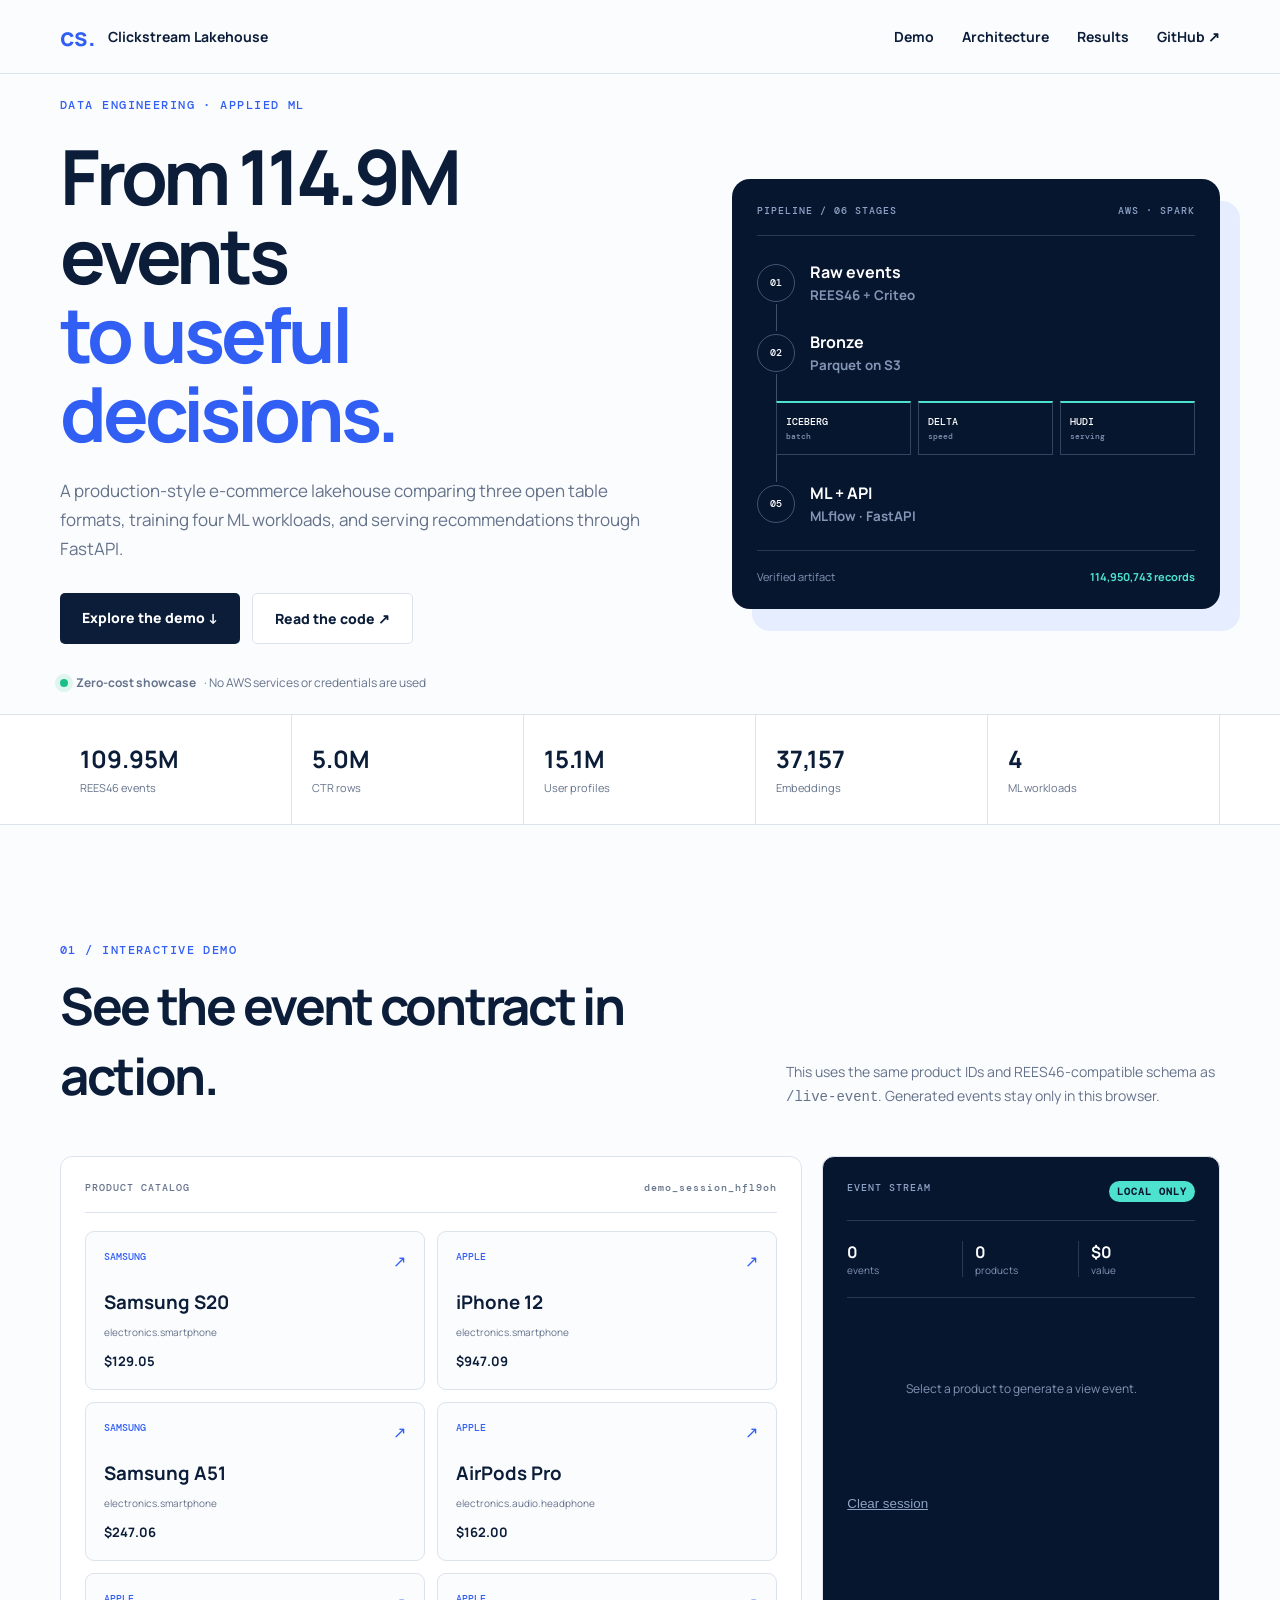
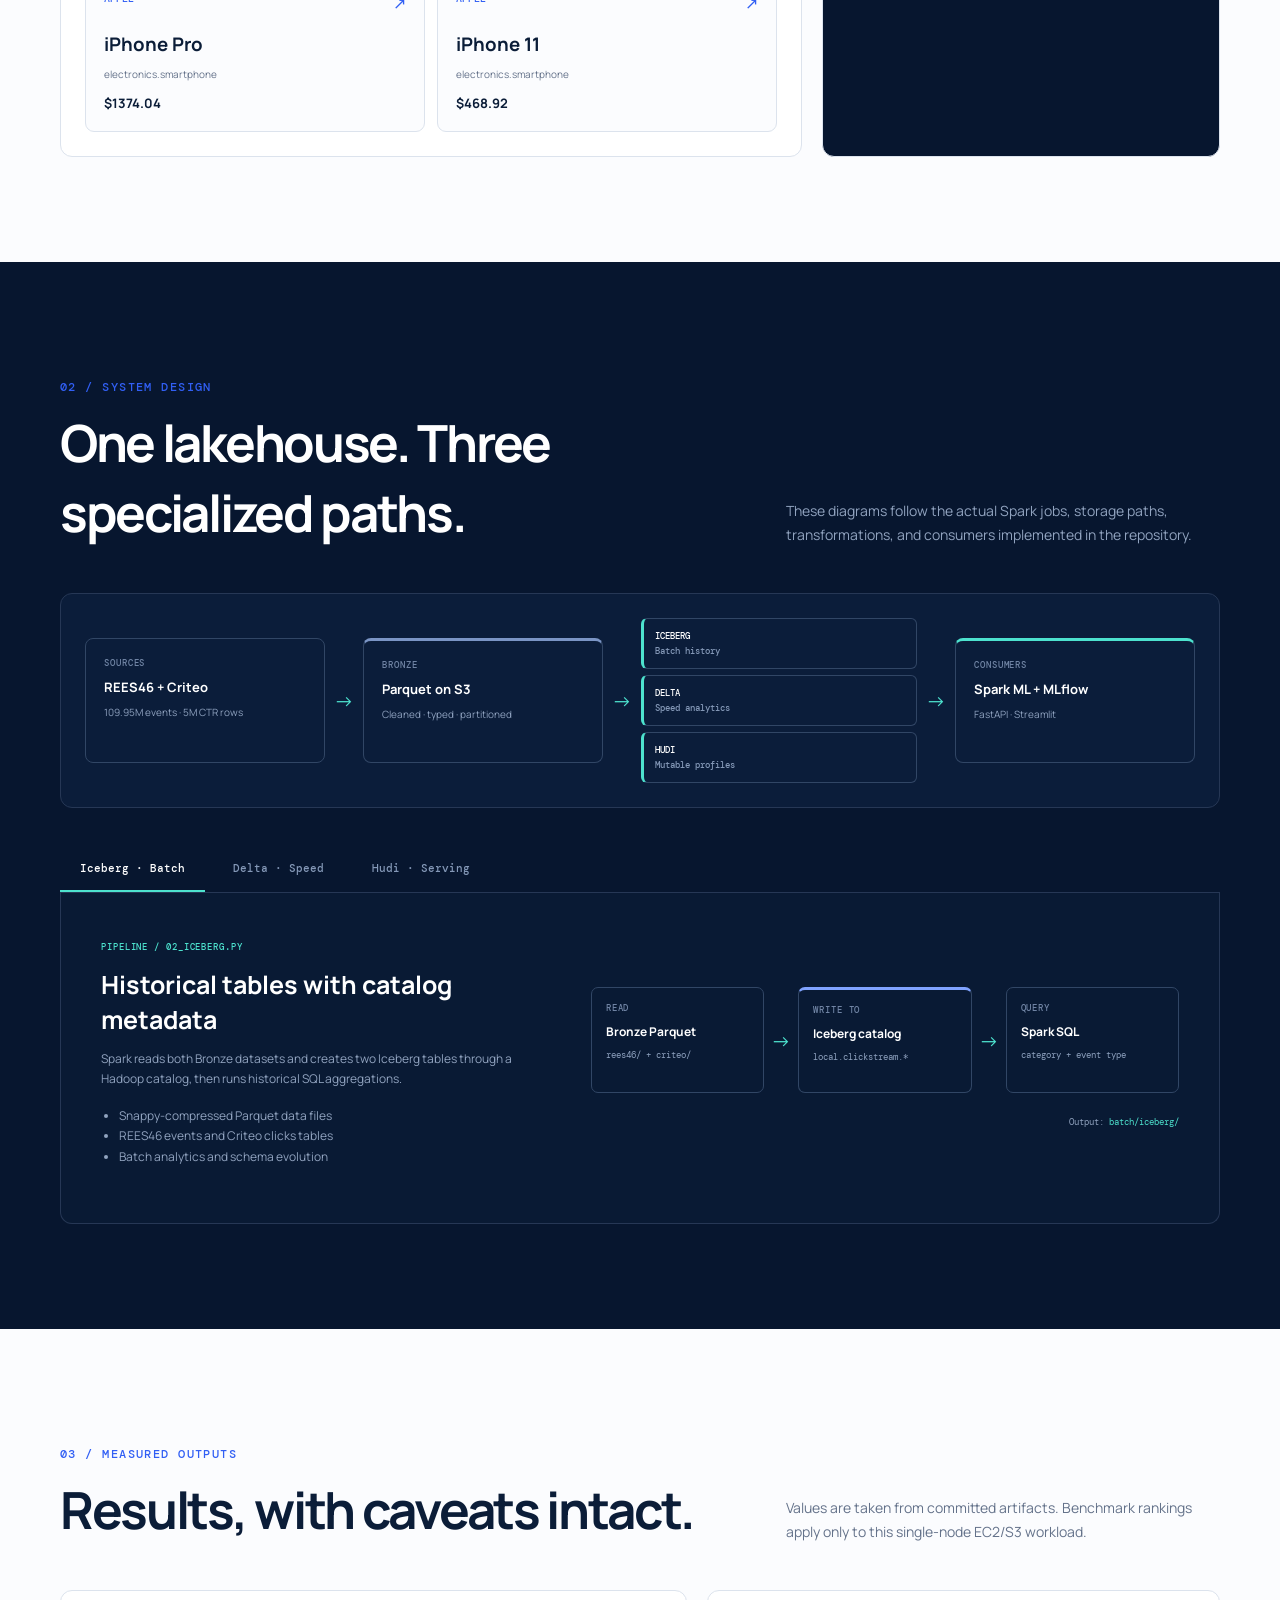
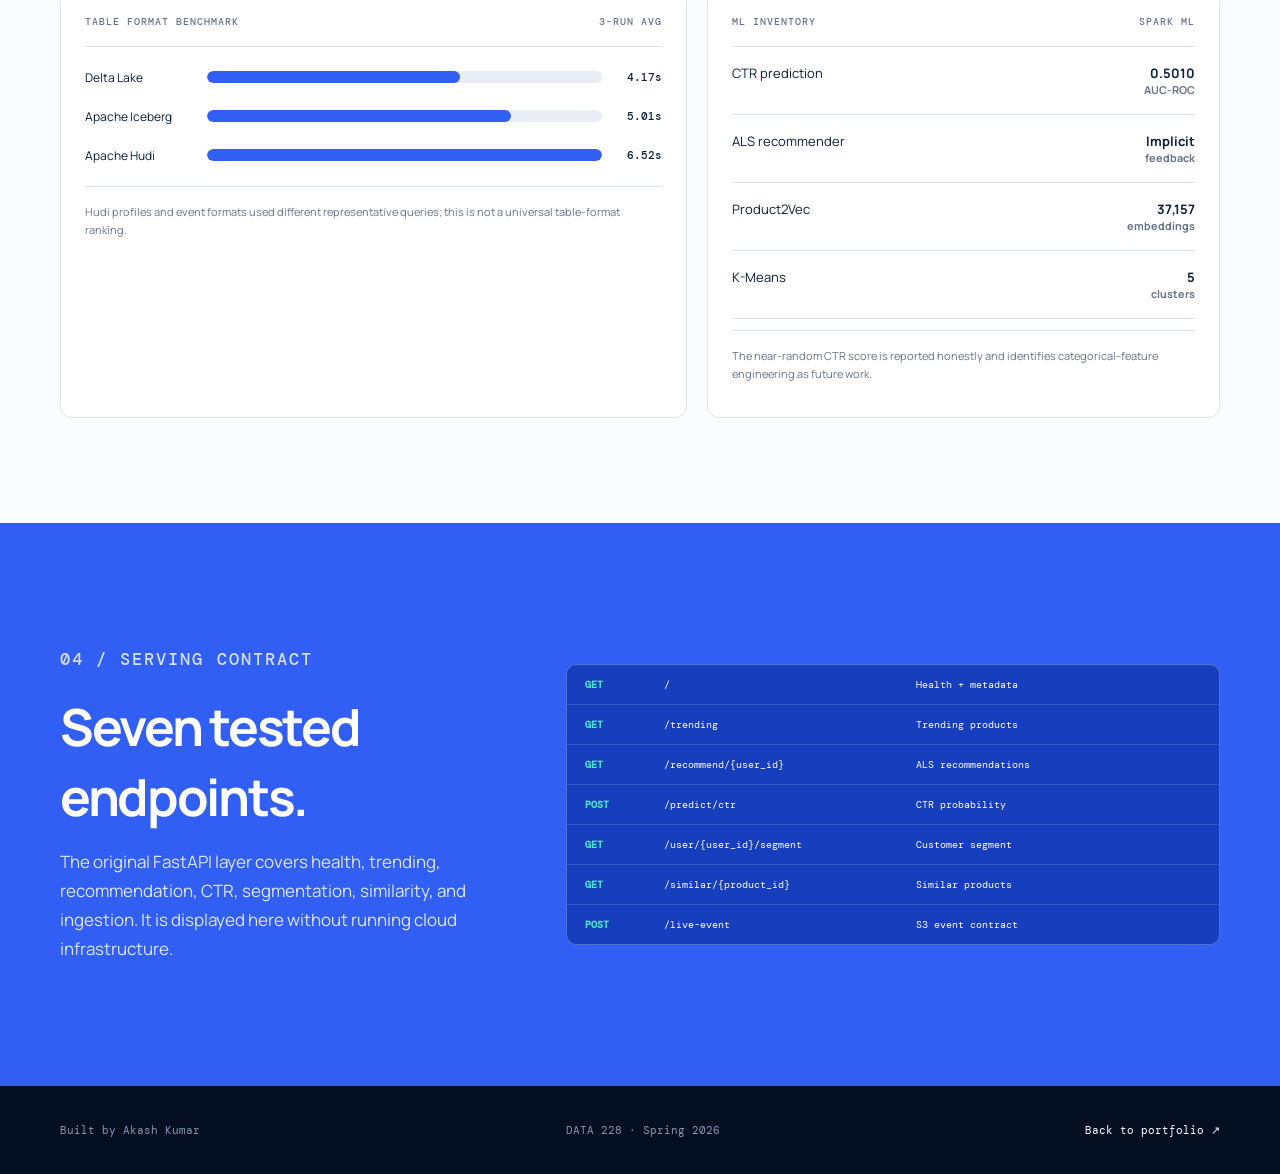
<file: index.html>
<!doctype html>
<html lang="en">
  <head>
    <meta charset="utf-8" />
    <meta name="viewport" content="width=device-width,initial-scale=1" />
    <meta
      name="description"
      content="Interactive demonstration of a 114.9M-record clickstream lakehouse."
    />
    <title>Clickstream Lakehouse · Akash Kumar</title>
    <link rel="preconnect" href="https://fonts.googleapis.com" />
    <link rel="preconnect" href="https://fonts.gstatic.com" crossorigin />
    <link
      href="https://fonts.googleapis.com/css2?family=DM+Mono:wght@400;500&family=Manrope:wght@400;600;700;800&display=swap"
      rel="stylesheet"
    />
    <link rel="stylesheet" href="styles.css?v=2" />
  </head>
  <body>
    <header>
      <a class="brand" href="#top"><b>cs.</b> Clickstream Lakehouse</a>
      <nav>
        <a href="#demo">Demo</a><a href="#architecture">Architecture</a
        ><a href="#results">Results</a
        ><a
          href="https://github.com/Akashkumarsenthil/ClickStream-analytics"
          target="_blank"
          rel="noreferrer"
          >GitHub ↗</a
        >
      </nav>
    </header>
    <main id="top">
      <section class="hero wrap">
        <div>
          <p class="eyebrow">DATA ENGINEERING · APPLIED ML</p>
          <h1>From 114.9M events<br /><em>to useful decisions.</em></h1>
          <p class="lede">
            A production-style e-commerce lakehouse comparing three open table
            formats, training four ML workloads, and serving recommendations
            through FastAPI.
          </p>
          <div class="actions">
            <a class="button primary" href="#demo">Explore the demo ↓</a
            ><a
              class="button secondary"
              href="https://github.com/Akashkumarsenthil/ClickStream-analytics"
              target="_blank"
              rel="noreferrer"
              >Read the code ↗</a
            >
          </div>
          <p class="safe">
            <i></i><b>Zero-cost showcase</b> · No AWS services or credentials
            are used
          </p>
        </div>
        <div class="pipeline">
          <div class="panel-title">
            <span>PIPELINE / 06 STAGES</span><span>AWS · SPARK</span>
          </div>
          <div class="stage">
            <b>01</b><span>Raw events<small>REES46 + Criteo</small></span>
          </div>
          <i></i>
          <div class="stage">
            <b>02</b><span>Bronze<small>Parquet on S3</small></span>
          </div>
          <i></i>
          <div class="formats">
            <span>ICEBERG<small>batch</small></span
            ><span>DELTA<small>speed</small></span
            ><span>HUDI<small>serving</small></span>
          </div>
          <i></i>
          <div class="stage">
            <b>05</b><span>ML + API<small>MLflow · FastAPI</small></span>
          </div>
          <div class="panel-foot">
            <span>Verified artifact</span><b>114,950,743 records</b>
          </div>
        </div>
      </section>
      <section class="metrics">
        <div><b>109.95M</b><span>REES46 events</span></div>
        <div><b>5.0M</b><span>CTR rows</span></div>
        <div><b>15.1M</b><span>User profiles</span></div>
        <div><b>37,157</b><span>Embeddings</span></div>
        <div><b>4</b><span>ML workloads</span></div>
      </section>
      <section id="demo" class="section wrap">
        <div class="heading">
          <div>
            <p class="eyebrow">01 / INTERACTIVE DEMO</p>
            <h2>See the event contract in action.</h2>
          </div>
          <p>
            This uses the same product IDs and REES46-compatible schema as
            <code>/live-event</code>. Generated events stay only in this
            browser.
          </p>
        </div>
        <div class="demo">
          <div class="catalog card">
            <div class="card-title">
              <span>PRODUCT CATALOG</span><span id="session"></span>
            </div>
            <div id="products" class="products"></div>
          </div>
          <aside class="console">
            <div class="console-title">
              <span>EVENT STREAM</span><b>LOCAL ONLY</b>
            </div>
            <div class="stats">
              <div><b id="count">0</b><span>events</span></div>
              <div><b id="unique">0</b><span>products</span></div>
              <div><b id="value">$0</b><span>value</span></div>
            </div>
            <div id="empty" class="empty">
              Select a product to generate a view event.
            </div>
            <pre id="payload" hidden></pre>
            <div id="feed"></div>
            <button id="clear">Clear session</button>
          </aside>
        </div>
      </section>
      <section id="architecture" class="dark section">
        <div class="wrap">
          <div class="heading">
            <div>
              <p class="eyebrow">02 / SYSTEM DESIGN</p>
              <h2>One lakehouse. Three specialized paths.</h2>
            </div>
            <p>
              These diagrams follow the actual Spark jobs, storage paths,
              transformations, and consumers implemented in the repository.
            </p>
          </div>
          <div class="overview-diagram">
            <div class="diagram-node">
              <span>SOURCES</span><b>REES46 + Criteo</b
              ><small>109.95M events · 5M CTR rows</small>
            </div>
            <i>→</i>
            <div class="diagram-node bronze-node">
              <span>BRONZE</span><b>Parquet on S3</b
              ><small>Cleaned · typed · partitioned</small>
            </div>
            <i>→</i>
            <div class="diagram-fan">
              <div><b>ICEBERG</b><small>Batch history</small></div>
              <div><b>DELTA</b><small>Speed analytics</small></div>
              <div><b>HUDI</b><small>Mutable profiles</small></div>
            </div>
            <i>→</i>
            <div class="diagram-node consumer-node">
              <span>CONSUMERS</span><b>Spark ML + MLflow</b
              ><small>FastAPI · Streamlit</small>
            </div>
          </div>
          <div class="architecture-tabs" role="tablist">
            <button
              class="arch-tab active"
              data-arch="iceberg"
              role="tab"
              aria-selected="true"
            >
              Iceberg · Batch</button
            ><button
              class="arch-tab"
              data-arch="delta"
              role="tab"
              aria-selected="false"
            >
              Delta · Speed</button
            ><button
              class="arch-tab"
              data-arch="hudi"
              role="tab"
              aria-selected="false"
            >
              Hudi · Serving
            </button>
          </div>
          <div class="arch-panels">
            <article class="arch-panel" data-panel="iceberg">
              <div class="arch-copy">
                <span>PIPELINE / 02_ICEBERG.PY</span>
                <h3>Historical tables with catalog metadata</h3>
                <p>
                  Spark reads both Bronze datasets and creates two Iceberg
                  tables through a Hadoop catalog, then runs historical SQL
                  aggregations.
                </p>
                <ul>
                  <li>Snappy-compressed Parquet data files</li>
                  <li>REES46 events and Criteo clicks tables</li>
                  <li>Batch analytics and schema evolution</li>
                </ul>
              </div>
              <div class="mini-diagram">
                <div>
                  <small>READ</small><b>Bronze Parquet</b
                  ><code>rees46/ + criteo/</code>
                </div>
                <i>→</i>
                <div class="ice">
                  <small>WRITE TO</small><b>Iceberg catalog</b
                  ><code>local.clickstream.*</code>
                </div>
                <i>→</i>
                <div>
                  <small>QUERY</small><b>Spark SQL</b
                  ><code>category + event type</code>
                </div>
                <p>Output: <code>batch/iceberg/</code></p>
              </div>
            </article>
            <article class="arch-panel" data-panel="delta" hidden>
              <div class="arch-copy">
                <span>PIPELINE / 03_DELTA.PY</span>
                <h3>Speed-layer analytical outputs</h3>
                <p>
                  Spark partitions the full event table by event type and
                  derives query-ready Delta outputs for demand and hourly
                  activity.
                </p>
                <ul>
                  <li>Events partitioned by view, cart, and purchase</li>
                  <li>Trending products, price, and unique viewers</li>
                  <li>Hourly volume by event type</li>
                </ul>
              </div>
              <div class="mini-diagram">
                <div>
                  <small>READ</small><b>REES46 Bronze</b
                  ><code>109.95M events</code>
                </div>
                <i>→</i>
                <div class="delta">
                  <small>DELTA EVENTS</small><b>Partition by type</b
                  ><code>speed/delta/events/</code>
                </div>
                <i>→</i>
                <div class="outputs">
                  <span><b>Trending</b><code>view_count</code></span
                  ><span><b>Hourly</b><code>event volume</code></span>
                </div>
                <p>Outputs: <code>speed/delta/</code></p>
              </div>
            </article>
            <article class="arch-panel" data-panel="hudi" hidden>
              <div class="arch-copy">
                <span>PIPELINE / 04_HUDI.PY</span>
                <h3>Upsert-ready customer profiles</h3>
                <p>
                  Spark groups events by user, builds behavioral features, and
                  writes a Merge-on-Read Hudi table keyed by user ID.
                </p>
                <ul>
                  <li>Views, carts, purchases, spend, and recency</li>
                  <li>Cart rate, purchase rate, and segment label</li>
                  <li>Latest event used as the precombine field</li>
                </ul>
              </div>
              <div class="mini-diagram">
                <div>
                  <small>GROUP BY</small><b>user_id</b
                  ><code>event history</code>
                </div>
                <i>→</i>
                <div class="hudi">
                  <small>FEATURES</small><b>Profile aggregate</b
                  ><code>rates + segments</code>
                </div>
                <i>→</i>
                <div>
                  <small>UPSERT</small><b>Hudi MOR</b
                  ><code>15.1M profiles</code>
                </div>
                <p>Output: <code>serving/hudi/user_profiles/</code></p>
              </div>
            </article>
          </div>
        </div>
      </section>
      <section id="results" class="section wrap">
        <div class="heading">
          <div>
            <p class="eyebrow">03 / MEASURED OUTPUTS</p>
            <h2>Results, with caveats intact.</h2>
          </div>
          <p>
            Values are taken from committed artifacts. Benchmark rankings apply
            only to this single-node EC2/S3 workload.
          </p>
        </div>
        <div class="results">
          <div class="card">
            <div class="card-title">
              <span>TABLE FORMAT BENCHMARK</span><span>3-RUN AVG</span>
            </div>
            <div id="bench"></div>
            <p class="note">
              Hudi profiles and event formats used different representative
              queries; this is not a universal table-format ranking.
            </p>
          </div>
          <div class="card">
            <div class="card-title">
              <span>ML INVENTORY</span><span>SPARK ML</span>
            </div>
            <div class="models">
              <div>
                <span>CTR prediction</span><b>0.5010<small>AUC-ROC</small></b>
              </div>
              <div>
                <span>ALS recommender</span
                ><b>Implicit<small>feedback</small></b>
              </div>
              <div>
                <span>Product2Vec</span><b>37,157<small>embeddings</small></b>
              </div>
              <div>
                <span>K-Means</span><b>5<small>clusters</small></b>
              </div>
            </div>
            <p class="note">
              The near-random CTR score is reported honestly and identifies
              categorical-feature engineering as future work.
            </p>
          </div>
        </div>
      </section>
      <section class="api section">
        <div class="wrap api-grid">
          <div>
            <p class="eyebrow">04 / SERVING CONTRACT</p>
            <h2>Seven tested endpoints.</h2>
            <p>
              The original FastAPI layer covers health, trending,
              recommendation, CTR, segmentation, similarity, and ingestion. It
              is displayed here without running cloud infrastructure.
            </p>
          </div>
          <div id="endpoints"></div>
        </div>
      </section>
    </main>
    <footer>
      <div class="wrap">
        <span>Built by Akash Kumar</span><span>DATA 228 · Spring 2026</span
        ><a href="https://akashkumarsenthil.github.io/portfolio/"
          >Back to portfolio ↗</a
        >
      </div>
    </footer>
    <script src="app.js?v=2"></script>
  </body>
</html>
</file>
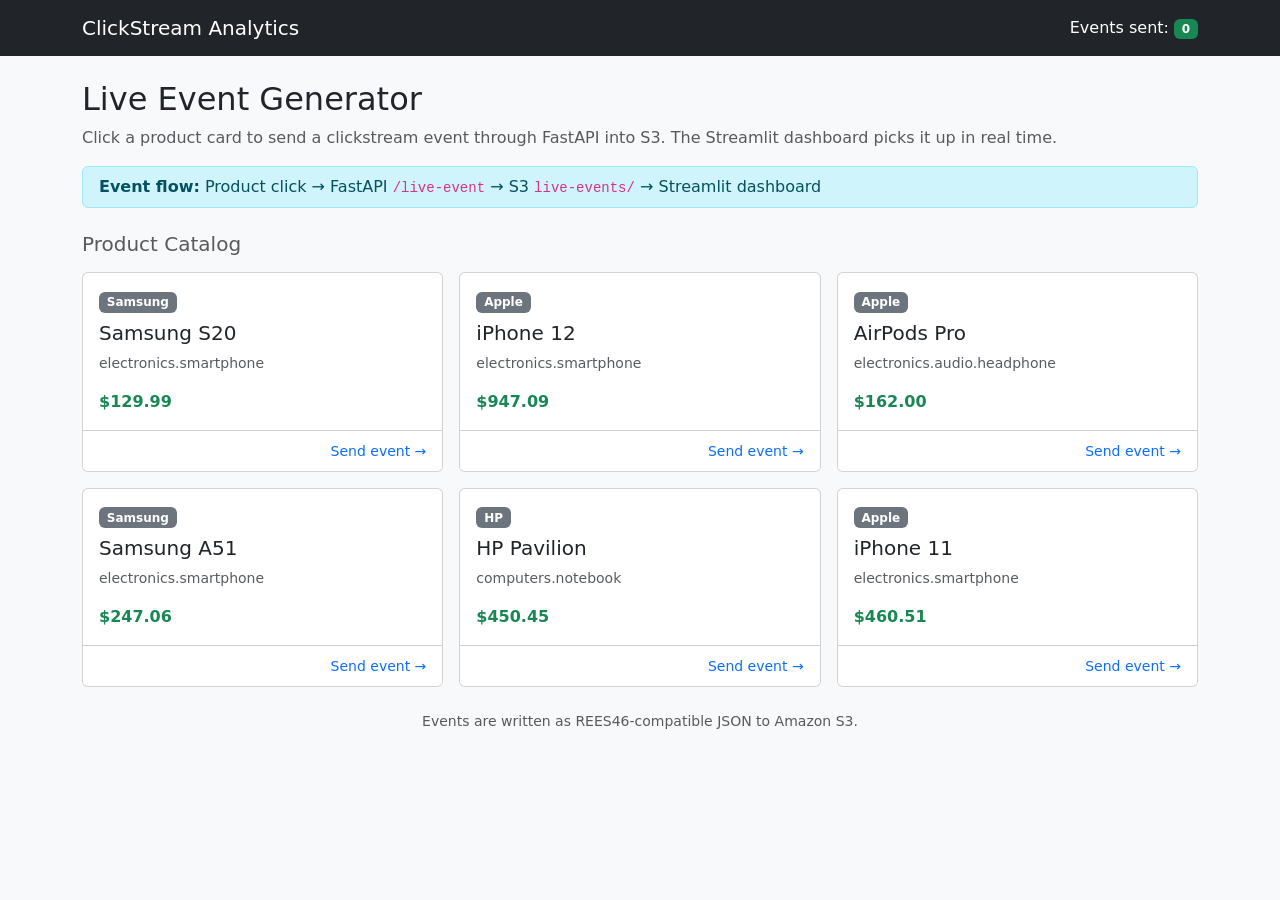
<file: archive/legacy_structure/index.html>
<!DOCTYPE html>
<html lang="en">
<head>
    <meta charset="UTF-8">
    <meta name="viewport" content="width=device-width, initial-scale=1.0">
    <title>ClickStream Live Event Demo</title>
    <link href="https://cdn.jsdelivr.net/npm/bootstrap@5.3.3/dist/css/bootstrap.min.css" rel="stylesheet">
</head>
<body class="bg-light">

    <nav class="navbar navbar-dark bg-dark mb-4">
        <div class="container">
            <span class="navbar-brand">ClickStream Analytics</span>
            <span class="text-white">Events sent: <span class="badge bg-success" id="counter">0</span></span>
        </div>
    </nav>

    <div class="container">
        <h2>Live Event Generator</h2>
        <p class="text-muted mb-3">Click a product card to send a clickstream event through FastAPI into S3. The Streamlit dashboard picks it up in real time.</p>

        <div class="alert alert-info py-2 mb-4" role="alert">
            <strong>Event flow:</strong> Product click → FastAPI <code>/live-event</code> → S3 <code>live-events/</code> → Streamlit dashboard
        </div>

        <h5 class="text-muted mb-3">Product Catalog</h5>

        <div class="row g-3 mb-4">
            <div class="col-md-4">
                <div class="card h-100 product-card" data-product-id="1004856" data-category="electronics.smartphone" data-brand="samsung" data-price="129.99" style="cursor:pointer;">
                    <div class="card-body">
                        <span class="badge bg-secondary mb-2">Samsung</span>
                        <h5 class="card-title">Samsung S20</h5>
                        <p class="card-text text-muted small">electronics.smartphone</p>
                        <p class="text-success fw-bold mb-0">$129.99</p>
                    </div>
                    <div class="card-footer bg-white text-end">
                        <small class="text-primary">Send event →</small>
                    </div>
                </div>
            </div>

            <div class="col-md-4">
                <div class="card h-100 product-card" data-product-id="1005115" data-category="electronics.smartphone" data-brand="apple" data-price="947.09" style="cursor:pointer;">
                    <div class="card-body">
                        <span class="badge bg-secondary mb-2">Apple</span>
                        <h5 class="card-title">iPhone 12</h5>
                        <p class="card-text text-muted small">electronics.smartphone</p>
                        <p class="text-success fw-bold mb-0">$947.09</p>
                    </div>
                    <div class="card-footer bg-white text-end">
                        <small class="text-primary">Send event →</small>
                    </div>
                </div>
            </div>

            <div class="col-md-4">
                <div class="card h-100 product-card" data-product-id="4804056" data-category="electronics.audio.headphone" data-brand="apple" data-price="162.00" style="cursor:pointer;">
                    <div class="card-body">
                        <span class="badge bg-secondary mb-2">Apple</span>
                        <h5 class="card-title">AirPods Pro</h5>
                        <p class="card-text text-muted small">electronics.audio.headphone</p>
                        <p class="text-success fw-bold mb-0">$162.00</p>
                    </div>
                    <div class="card-footer bg-white text-end">
                        <small class="text-primary">Send event →</small>
                    </div>
                </div>
            </div>

            <div class="col-md-4">
                <div class="card h-100 product-card" data-product-id="1004767" data-category="electronics.smartphone" data-brand="samsung" data-price="247.06" style="cursor:pointer;">
                    <div class="card-body">
                        <span class="badge bg-secondary mb-2">Samsung</span>
                        <h5 class="card-title">Samsung A51</h5>
                        <p class="card-text text-muted small">electronics.smartphone</p>
                        <p class="text-success fw-bold mb-0">$247.06</p>
                    </div>
                    <div class="card-footer bg-white text-end">
                        <small class="text-primary">Send event →</small>
                    </div>
                </div>
            </div>

            <div class="col-md-4">
                <div class="card h-100 product-card" data-product-id="1307073" data-category="computers.notebook" data-brand="hp" data-price="450.45" style="cursor:pointer;">
                    <div class="card-body">
                        <span class="badge bg-secondary mb-2">HP</span>
                        <h5 class="card-title">HP Pavilion</h5>
                        <p class="card-text text-muted small">computers.notebook</p>
                        <p class="text-success fw-bold mb-0">$450.45</p>
                    </div>
                    <div class="card-footer bg-white text-end">
                        <small class="text-primary">Send event →</small>
                    </div>
                </div>
            </div>

            <div class="col-md-4">
                <div class="card h-100 product-card" data-product-id="1002544" data-category="electronics.smartphone" data-brand="apple" data-price="460.51" style="cursor:pointer;">
                    <div class="card-body">
                        <span class="badge bg-secondary mb-2">Apple</span>
                        <h5 class="card-title">iPhone 11</h5>
                        <p class="card-text text-muted small">electronics.smartphone</p>
                        <p class="text-success fw-bold mb-0">$460.51</p>
                    </div>
                    <div class="card-footer bg-white text-end">
                        <small class="text-primary">Send event →</small>
                    </div>
                </div>
            </div>
        </div>

        <p class="text-center text-muted small">Events are written as REES46-compatible JSON to Amazon S3.</p>
    </div>

    <!-- Toast -->
    <div class="position-fixed bottom-0 end-0 p-3" style="z-index:11">
        <div id="toast" class="toast align-items-center text-bg-success border-0" role="alert">
            <div class="d-flex">
                <div class="toast-body">Event ingested → written to S3</div>
                <button type="button" class="btn-close btn-close-white me-2 m-auto" data-bs-dismiss="toast"></button>
            </div>
        </div>
    </div>

    <script src="https://cdn.jsdelivr.net/npm/bootstrap@5.3.3/dist/js/bootstrap.bundle.min.js"></script>
    <script>
        const API_URL = "https://decade-progress-thievish.ngrok-free.dev/live-event";
        const userId = "demo_user_" + Math.random().toString(36).substring(2, 7);
        const sessionId = "demo_session_" + Math.random().toString(36).substring(2, 8);
        let eventCount = 0;
        const toastEl = new bootstrap.Toast(document.getElementById("toast"), { delay: 2000 });
        const counter = document.getElementById("counter");

        async function sendEvent(card) {
            const payload = {
                event_type: "view",
                product_id: card.dataset.productId,
                category_code: card.dataset.category,
                brand: card.dataset.brand,
                price: parseFloat(card.dataset.price),
                user_id: userId,
                session_id: sessionId
            };

            try {
                const res = await fetch(API_URL, {
                    method: "POST",
                    headers: { "Content-Type": "application/json", "ngrok-skip-browser-warning": "true" },
                    body: JSON.stringify(payload)
                });
                if (res.ok) {
                    eventCount++;
                    counter.textContent = eventCount;
                    toastEl.show();
                } else {
                    alert("API error: " + res.status);
                }
            } catch (err) {
                alert("Could not connect to FastAPI. Check that EC2 and ngrok are running.");
            }
        }

        document.querySelectorAll(".product-card").forEach(card => {
            card.addEventListener("click", () => sendEvent(card));
        });
    </script>
</body>
</html>
</file>
<file: styles.css>
:root {
  --ink: #0b1d38;
  --muted: #64728a;
  --line: #dce3ed;
  --blue: #315ff4;
  --navy: #07162f;
  --cyan: #4de2ce;
  --paper: #fbfcfe;
}
* {
  box-sizing: border-box;
}
html {
  scroll-behavior: smooth;
}
body {
  margin: 0;
  background: var(--paper);
  color: var(--ink);
  font-family: Manrope, sans-serif;
}
.wrap {
  width: min(1160px, calc(100% - 40px));
  margin: auto;
}
header {
  height: 74px;
  display: flex;
  align-items: center;
  justify-content: space-between;
  padding: 0 max(20px, calc((100% - 1160px) / 2));
  border-bottom: 1px solid var(--line);
  position: sticky;
  top: 0;
  background: #fbfcfef2;
  backdrop-filter: blur(12px);
  z-index: 5;
}
header a {
  text-decoration: none;
  color: var(--ink);
  font-size: 14px;
  font-weight: 700;
}
.brand {
  display: flex;
  gap: 12px;
  align-items: center;
}
.brand b {
  font-size: 25px;
  color: var(--blue);
}
nav {
  display: flex;
  gap: 28px;
}
.hero {
  min-height: 640px;
  display: grid;
  grid-template-columns: 1.1fr 0.9fr;
  gap: 75px;
  align-items: center;
}
.eyebrow {
  font: 500 12px DM Mono;
  color: var(--blue);
  letter-spacing: 0.12em;
}
h1 {
  font-size: clamp(48px, 6vw, 76px);
  letter-spacing: -0.055em;
  line-height: 1.04;
  margin: 24px 0;
}
h1 em {
  font-style: normal;
  color: var(--blue);
}
.lede,
.heading > p,
.api p {
  font-size: 17px;
  line-height: 1.7;
  color: var(--muted);
}
.actions {
  display: flex;
  gap: 12px;
  margin: 30px 0;
}
.button {
  padding: 15px 22px;
  border-radius: 5px;
  text-decoration: none;
  font-weight: 800;
  font-size: 14px;
}
.primary {
  background: var(--ink);
  color: #fff;
}
.secondary {
  background: #fff;
  color: var(--ink);
  border: 1px solid var(--line);
}
.safe {
  font-size: 12px;
  color: var(--muted);
  display: flex;
  align-items: center;
  gap: 8px;
}
.safe i {
  width: 8px;
  height: 8px;
  border-radius: 50%;
  background: #19bf87;
  box-shadow: 0 0 0 5px #19bf8720;
}
.pipeline {
  background: var(--navy);
  color: #fff;
  padding: 25px;
  border-radius: 18px;
  box-shadow: 20px 22px #e5edff;
}
.panel-title,
.card-title,
.console-title {
  display: flex;
  justify-content: space-between;
  font: 500 10px DM Mono;
  letter-spacing: 0.1em;
  padding-bottom: 18px;
  border-bottom: 1px solid #283954;
  color: #8fa4c8;
}
.stage {
  display: flex;
  gap: 15px;
  align-items: center;
}
.stage > b {
  border: 1px solid #435472;
  border-radius: 50%;
  height: 38px;
  width: 38px;
  display: grid;
  place-items: center;
  font: 500 10px DM Mono;
}
.stage span {
  font-weight: 700;
}
.stage small,
.formats small {
  display: block;
  color: #8295b5;
  margin-top: 3px;
}
.pipeline > i {
  display: block;
  height: 27px;
  width: 1px;
  background: #40506b;
  margin-left: 19px;
}
.formats {
  display: grid;
  grid-template-columns: repeat(3, 1fr);
  gap: 7px;
  margin-left: 19px;
}
.formats span {
  padding: 12px 9px;
  border: 1px solid #32445f;
  border-top: 2px solid var(--cyan);
  font: 500 10px DM Mono;
}
.panel-title {
  margin-bottom: 25px;
}
.panel-foot {
  display: flex;
  justify-content: space-between;
  border-top: 1px solid #283954;
  padding-top: 18px;
  margin-top: 25px;
  color: #8295b5;
  font-size: 11px;
}
.panel-foot b {
  color: var(--cyan);
}
.metrics {
  display: grid;
  grid-template-columns: repeat(5, 1fr);
  padding: 0 max(20px, calc((100% - 1160px) / 2));
  background: #fff;
  border-block: 1px solid var(--line);
}
.metrics div {
  padding: 27px 20px;
  border-right: 1px solid var(--line);
}
.metrics b {
  display: block;
  font-size: 24px;
}
.metrics span {
  color: var(--muted);
  font-size: 11px;
}
.section {
  padding: 105px 0;
}
.heading {
  display: grid;
  grid-template-columns: 1.2fr 0.8fr;
  gap: 75px;
  align-items: end;
  margin-bottom: 46px;
}
.heading h2,
.api h2 {
  font-size: clamp(35px, 4vw, 52px);
  letter-spacing: -0.045em;
  margin: 12px 0 0;
}
.heading > p {
  font-size: 14px;
  margin: 0;
}
.demo {
  display: grid;
  grid-template-columns: 1.4fr 0.75fr;
  gap: 20px;
}
.card,
.console {
  border: 1px solid var(--line);
  border-radius: 12px;
  padding: 24px;
  background: #fff;
}
.card-title {
  color: var(--muted);
  border-color: var(--line);
}
.products {
  display: grid;
  grid-template-columns: repeat(2, 1fr);
  gap: 12px;
  margin-top: 18px;
}
.product {
  padding: 18px;
  border: 1px solid var(--line);
  border-radius: 9px;
  background: var(--paper);
  text-align: left;
  font: inherit;
  color: var(--ink);
  cursor: pointer;
  transition: 0.2s;
}
.product:hover {
  transform: translateY(-2px);
  border-color: var(--blue);
  box-shadow: 0 8px 22px #315ff41c;
}
.product > span {
  display: flex;
  justify-content: space-between;
  color: var(--blue);
}
.product small {
  font: 500 10px DM Mono;
  text-transform: uppercase;
}
.product h3 {
  margin: 17px 0 5px;
}
.product p {
  font-size: 10px;
  color: var(--muted);
}
.product b {
  font-size: 13px;
}
.console {
  background: var(--navy);
  color: white;
}
.console-title b {
  background: var(--cyan);
  color: var(--navy);
  padding: 4px 8px;
  border-radius: 20px;
}
.stats {
  display: grid;
  grid-template-columns: repeat(3, 1fr);
  padding: 20px 0;
  border-bottom: 1px solid #283954;
}
.stats div {
  border-right: 1px solid #283954;
  padding-left: 12px;
}
.stats div:first-child {
  padding-left: 0;
}
.stats div:last-child {
  border: 0;
}
.stats b,
.stats span {
  display: block;
}
.stats span {
  font-size: 10px;
  color: #8295b5;
}
.empty {
  min-height: 180px;
  display: grid;
  place-items: center;
  text-align: center;
  color: #8295b5;
  font-size: 12px;
}
pre {
  font: 10px/1.6 DM Mono;
  color: #aaf5e8;
  background: #0b203c;
  border: 1px solid #263d60;
  padding: 14px;
  border-radius: 6px;
  white-space: pre-wrap;
  max-height: 225px;
  overflow: auto;
}
.feed {
  display: flex;
  justify-content: space-between;
  color: #8ea3c2;
  font: 10px DM Mono;
  margin-top: 8px;
}
.feed b {
  color: #fff;
}
#clear {
  border: 0;
  background: none;
  color: #8ea3c2;
  text-decoration: underline;
  padding: 18px 0 0;
  cursor: pointer;
}
.dark {
  background: var(--navy);
  color: #fff;
}
.dark .heading > p,
.dark article p {
  color: #91a3bf;
}
.layers {
  display: grid;
  grid-template-columns: repeat(4, 1fr);
  border: 1px solid #263755;
  border-radius: 12px;
  overflow: hidden;
}
.layers article {
  position: relative;
  padding: 28px;
  border-right: 1px solid #263755;
  min-height: 310px;
}
.layers article:last-child {
  border: 0;
}
.layers article > span {
  position: absolute;
  right: 20px;
  color: #617593;
  font: 10px DM Mono;
}
.layers article > b {
  height: 44px;
  width: 44px;
  display: grid;
  place-items: center;
  background: #12294a;
  color: var(--cyan);
  border: 1px solid #2a4367;
  border-radius: 7px;
}
.layers h3 {
  margin-top: 38px;
}
.layers p {
  font-size: 13px;
  line-height: 1.7;
  min-height: 72px;
}
.layers strong {
  color: var(--cyan);
  font: 500 11px DM Mono;
}
.results {
  display: grid;
  grid-template-columns: 1.1fr 0.9fr;
  gap: 20px;
}
.bar {
  display: grid;
  grid-template-columns: 110px 1fr 48px;
  gap: 12px;
  align-items: center;
  margin: 22px 0;
  font-size: 12px;
}
.bar i {
  height: 12px;
  background: #e7ecf5;
  border-radius: 20px;
  overflow: hidden;
}
.bar i b {
  display: block;
  height: 100%;
  background: var(--blue);
  border-radius: 20px;
}
.bar strong {
  font: 500 11px DM Mono;
  text-align: right;
}
.models > div {
  display: flex;
  justify-content: space-between;
  padding: 17px 0;
  border-bottom: 1px solid var(--line);
  font-size: 13px;
}
.models b {
  text-align: right;
}
.models small {
  display: block;
  color: var(--muted);
}
.note {
  font-size: 11px;
  color: var(--muted);
  line-height: 1.6;
  border-top: 1px solid var(--line);
  padding-top: 16px;
}
.api {
  background: var(--blue);
  color: #fff;
}
.api-grid {
  display: grid;
  grid-template-columns: 0.8fr 1.2fr;
  gap: 70px;
  align-items: center;
}
.api .eyebrow {
  color: #d5dfff;
}
.api p {
  color: #dce5ff;
}
.api #endpoints {
  border: 1px solid #ffffff40;
  border-radius: 10px;
  overflow: hidden;
  background: #173fbd;
}
.endpoint {
  display: grid;
  grid-template-columns: 65px 1fr 1.2fr;
  gap: 14px;
  padding: 13px 18px;
  border-bottom: 1px solid #ffffff25;
  font: 10px DM Mono;
}
.endpoint:last-child {
  border: 0;
}
.endpoint b {
  color: var(--cyan);
}
footer {
  background: #050f22;
  color: #8799b4;
  font: 11px DM Mono;
}
footer .wrap {
  min-height: 88px;
  display: flex;
  justify-content: space-between;
  align-items: center;
}
footer a {
  color: #fff;
  text-decoration: none;
}
@media (max-width: 820px) {
  nav a:not(:last-child) {
    display: none;
  }
  .hero,
  .heading,
  .demo,
  .results,
  .api-grid {
    grid-template-columns: 1fr;
  }
  .hero {
    padding: 60px 0;
  }
  .metrics {
    grid-template-columns: repeat(2, 1fr);
  }
  .layers {
    grid-template-columns: 1fr 1fr;
  }
}
@media (max-width: 540px) {
  .wrap {
    width: calc(100% - 24px);
  }
  .actions {
    flex-direction: column;
  }
  .products,
  .layers {
    grid-template-columns: 1fr;
  }
  .layers article {
    border-right: 0;
    border-bottom: 1px solid #263755;
  }
  .endpoint {
    grid-template-columns: 55px 1fr;
  }
  .endpoint span:last-child {
    display: none;
  }
  footer .wrap {
    flex-direction: column;
    align-items: flex-start;
    justify-content: center;
    gap: 10px;
  }
}

.overview-diagram {
  display: grid;
  grid-template-columns: 1fr 38px 1fr 38px 1.15fr 38px 1fr;
  align-items: center;
  padding: 24px;
  border: 1px solid #263755;
  border-radius: 12px;
  background: #0b1d3a;
}
.overview-diagram > i,
.mini-diagram > i {
  font-style: normal;
  text-align: center;
  color: var(--cyan);
  font-size: 20px;
}
.diagram-node {
  min-height: 125px;
  padding: 18px;
  border: 1px solid #314665;
  border-radius: 8px;
  display: flex;
  flex-direction: column;
  gap: 9px;
}
.diagram-node > span,
.mini-diagram small {
  font: 500 9px "DM Mono";
  color: #7185a5;
  letter-spacing: 0.1em;
}
.diagram-node b {
  font-size: 13px;
}
.diagram-node small {
  color: #8fa2bf;
  font-size: 10px;
}
.bronze-node {
  border-top: 3px solid #7b95c5;
}
.consumer-node {
  border-top: 3px solid var(--cyan);
}
.diagram-fan {
  display: grid;
  gap: 6px;
}
.diagram-fan div {
  padding: 11px;
  border: 1px solid #314665;
  border-left: 3px solid var(--cyan);
  border-radius: 6px;
}
.diagram-fan b,
.diagram-fan small {
  display: block;
  font: 500 9px "DM Mono";
}
.diagram-fan small {
  color: #8498b7;
  margin-top: 3px;
}
.architecture-tabs {
  display: flex;
  gap: 8px;
  margin-top: 38px;
  border-bottom: 1px solid #263755;
}
.arch-tab {
  border: 0;
  background: none;
  color: #8498b7;
  padding: 15px 20px;
  cursor: pointer;
  font: 500 11px "DM Mono";
  border-bottom: 2px solid transparent;
}
.arch-tab.active {
  color: #fff;
  border-color: var(--cyan);
}
.arch-panel {
  display: grid;
  grid-template-columns: 0.85fr 1.15fr;
  gap: 55px;
  align-items: center;
  padding: 40px;
  border: 1px solid #263755;
  border-top: 0;
  border-radius: 0 0 12px 12px;
  background: #091a34;
}
.arch-panel[hidden] {
  display: none;
}
.arch-copy > span {
  font: 500 9px "DM Mono";
  letter-spacing: 0.1em;
  color: var(--cyan);
}
.arch-copy h3 {
  font-size: 25px;
  margin: 12px 0;
}
.arch-copy p,
.arch-copy li {
  color: #91a3bf;
  font-size: 12px;
  line-height: 1.7;
}
.arch-copy ul {
  padding-left: 18px;
}
.mini-diagram {
  display: grid;
  grid-template-columns: 1fr 34px 1fr 34px 1fr;
  align-items: center;
  position: relative;
  padding-bottom: 35px;
}
.mini-diagram > div {
  min-height: 106px;
  border: 1px solid #314665;
  border-radius: 7px;
  padding: 14px;
  display: flex;
  flex-direction: column;
  gap: 9px;
}
.mini-diagram > div > b {
  font-size: 12px;
}
.mini-diagram code {
  font: 400 9px "DM Mono";
  color: #8fa2bf;
}
.mini-diagram .ice {
  border-top: 3px solid #80a3ff;
}
.mini-diagram .delta {
  border-top: 3px solid #8f7cff;
}
.mini-diagram .hudi {
  border-top: 3px solid var(--cyan);
}
.mini-diagram .outputs {
  display: grid;
  grid-template-columns: 1fr 1fr;
  gap: 5px;
}
.outputs span {
  display: flex;
  flex-direction: column;
  gap: 7px;
}
.mini-diagram > p {
  position: absolute;
  bottom: 0;
  right: 0;
  margin: 0;
  color: #7185a5;
  font: 400 9px "DM Mono";
}
.mini-diagram > p code {
  color: var(--cyan);
}

@media (max-width: 820px) {
  .overview-diagram,
  .arch-panel {
    grid-template-columns: 1fr;
  }
  .overview-diagram > i,
  .mini-diagram > i {
    transform: rotate(90deg);
  }
  .arch-panel {
    gap: 28px;
  }
}
@media (max-width: 540px) {
  .architecture-tabs {
    overflow: auto;
  }
  .arch-tab {
    white-space: nowrap;
    padding-inline: 12px;
  }
  .arch-panel {
    padding: 24px 16px;
  }
  .mini-diagram {
    grid-template-columns: 1fr;
  }
  .mini-diagram > i {
    padding: 8px;
  }
}
</file>
